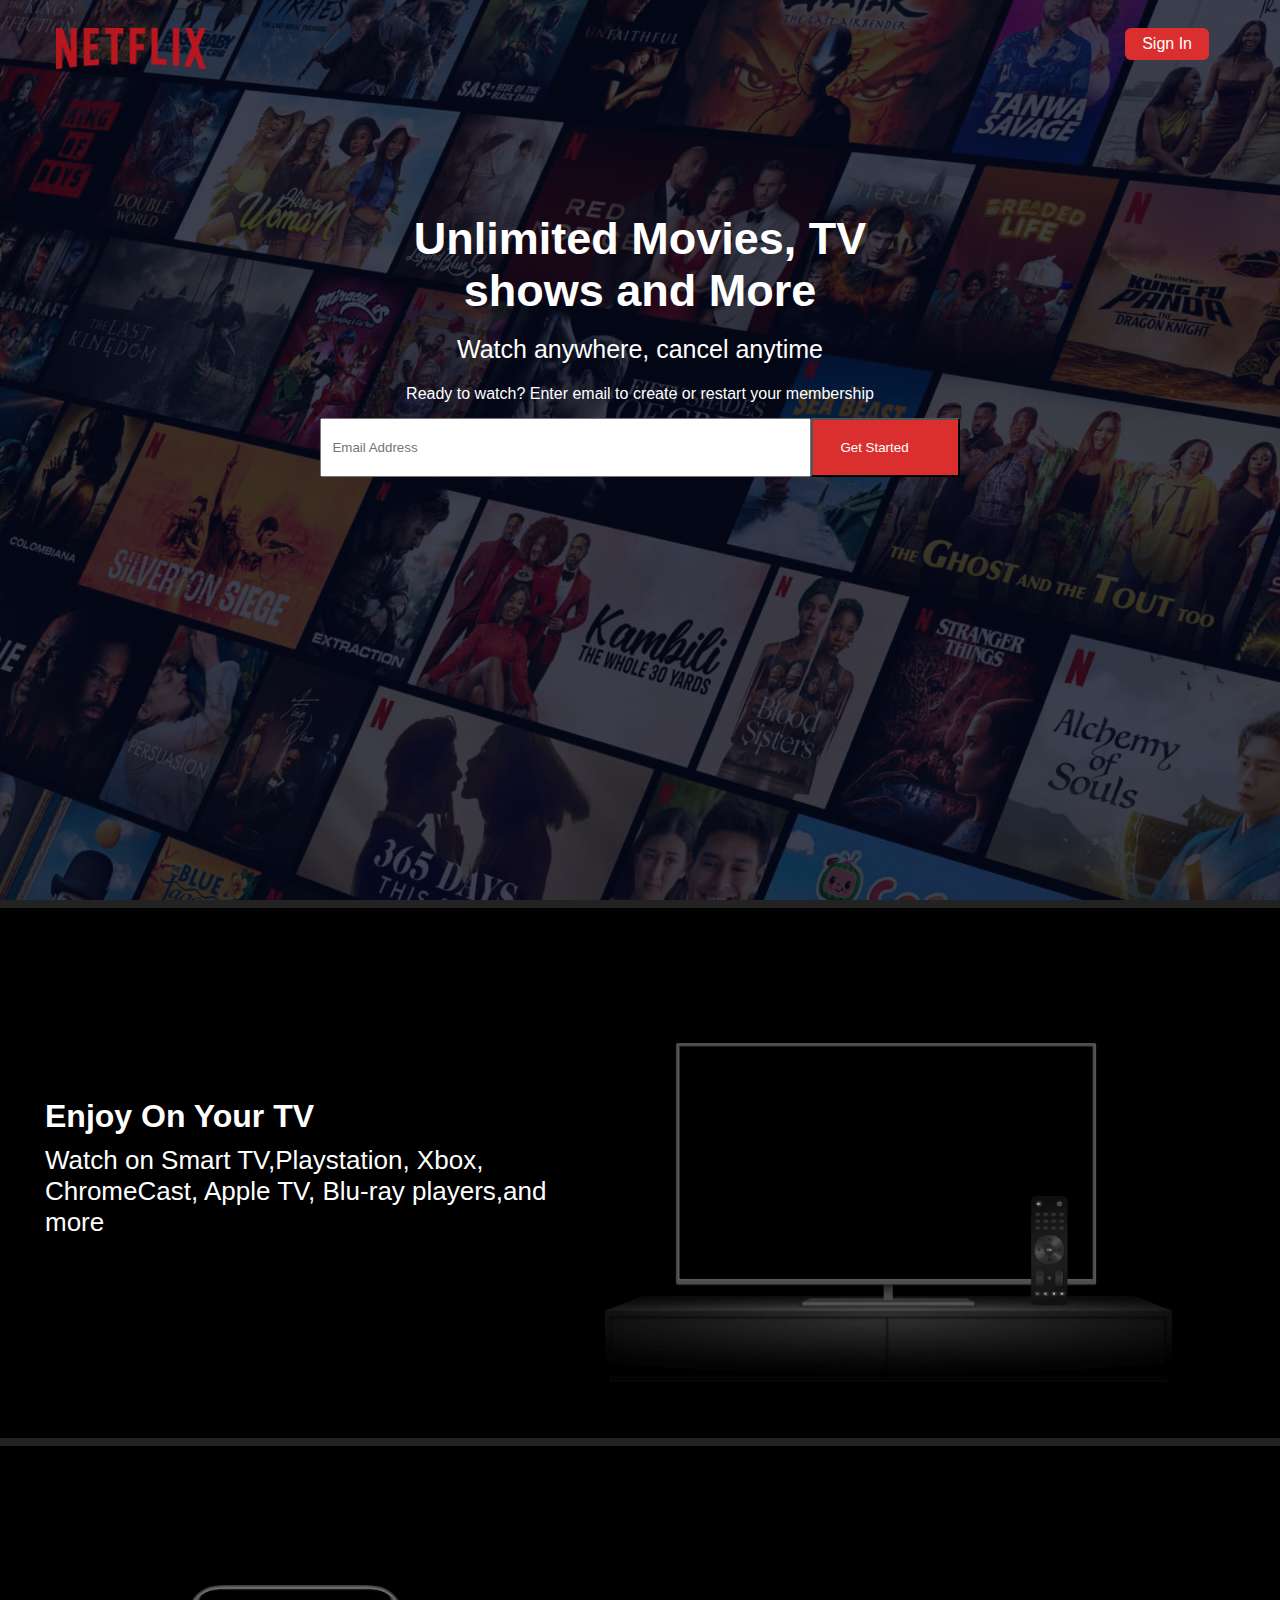
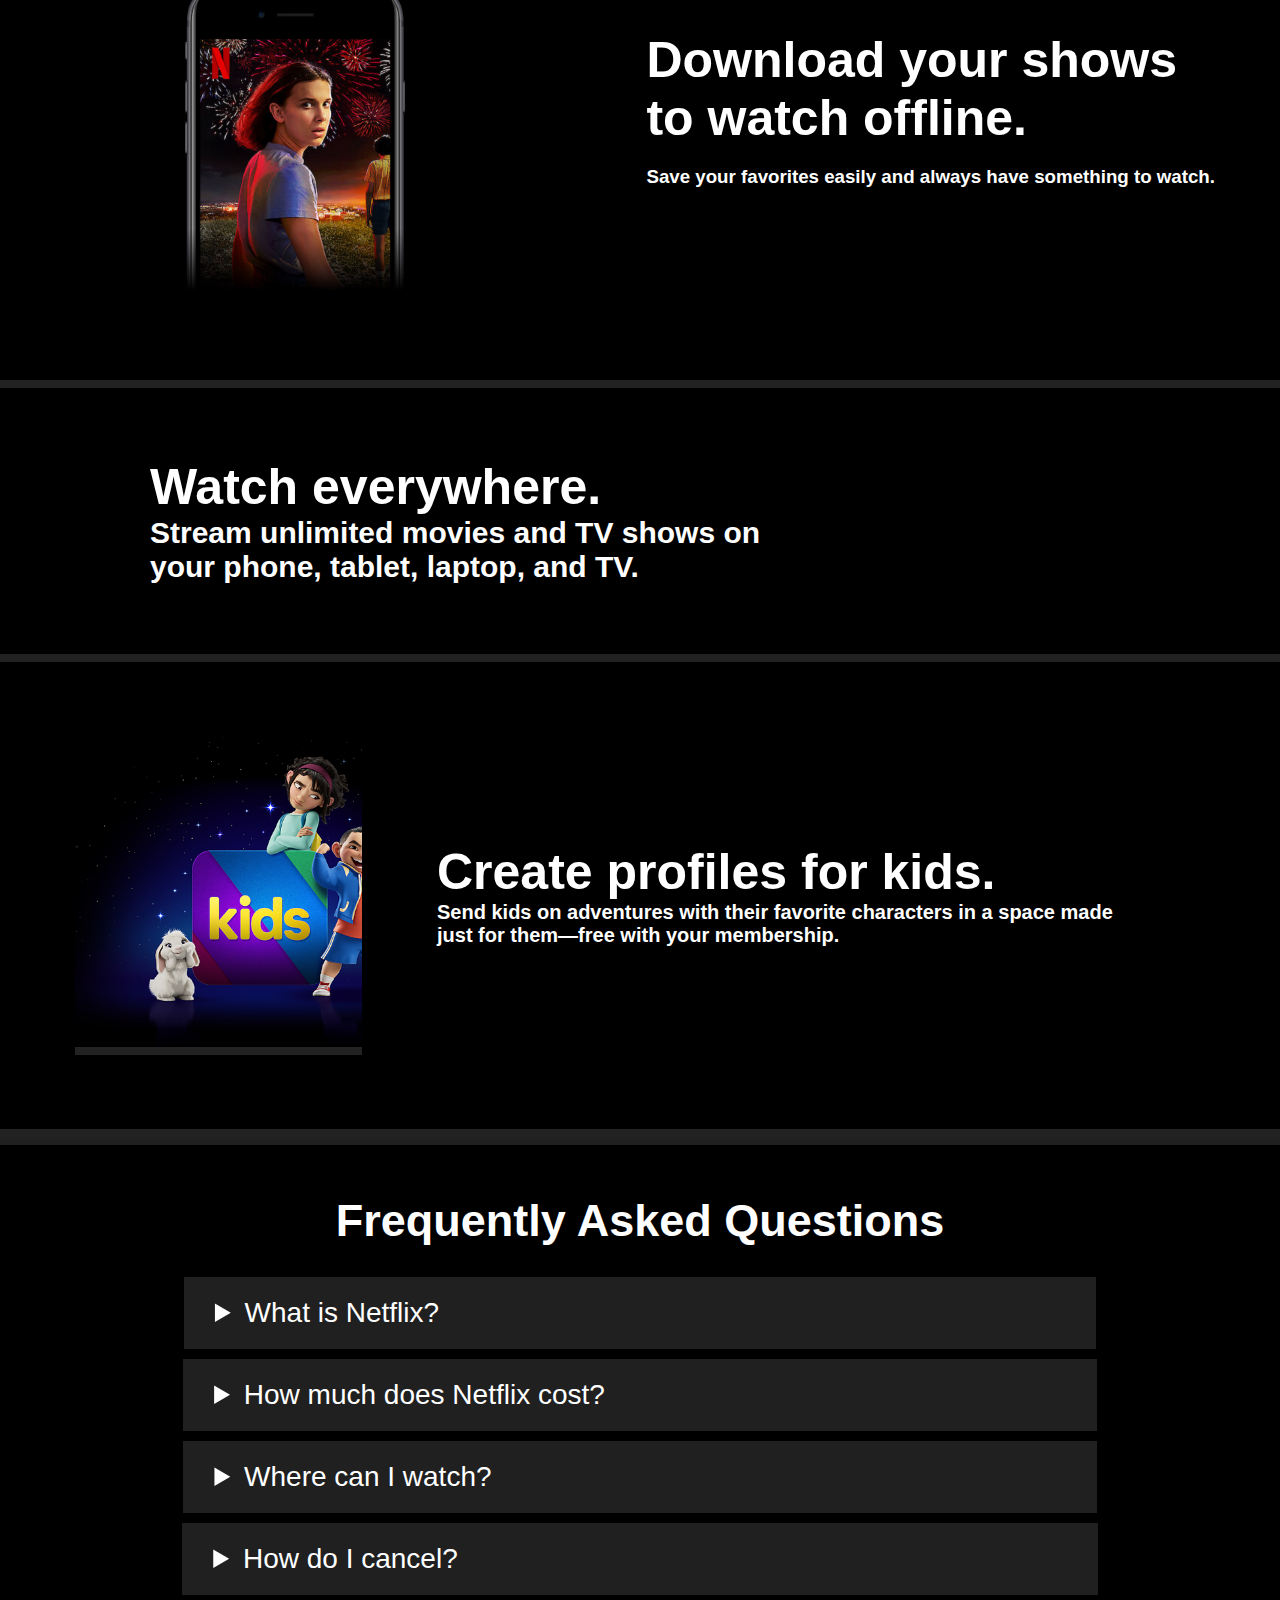
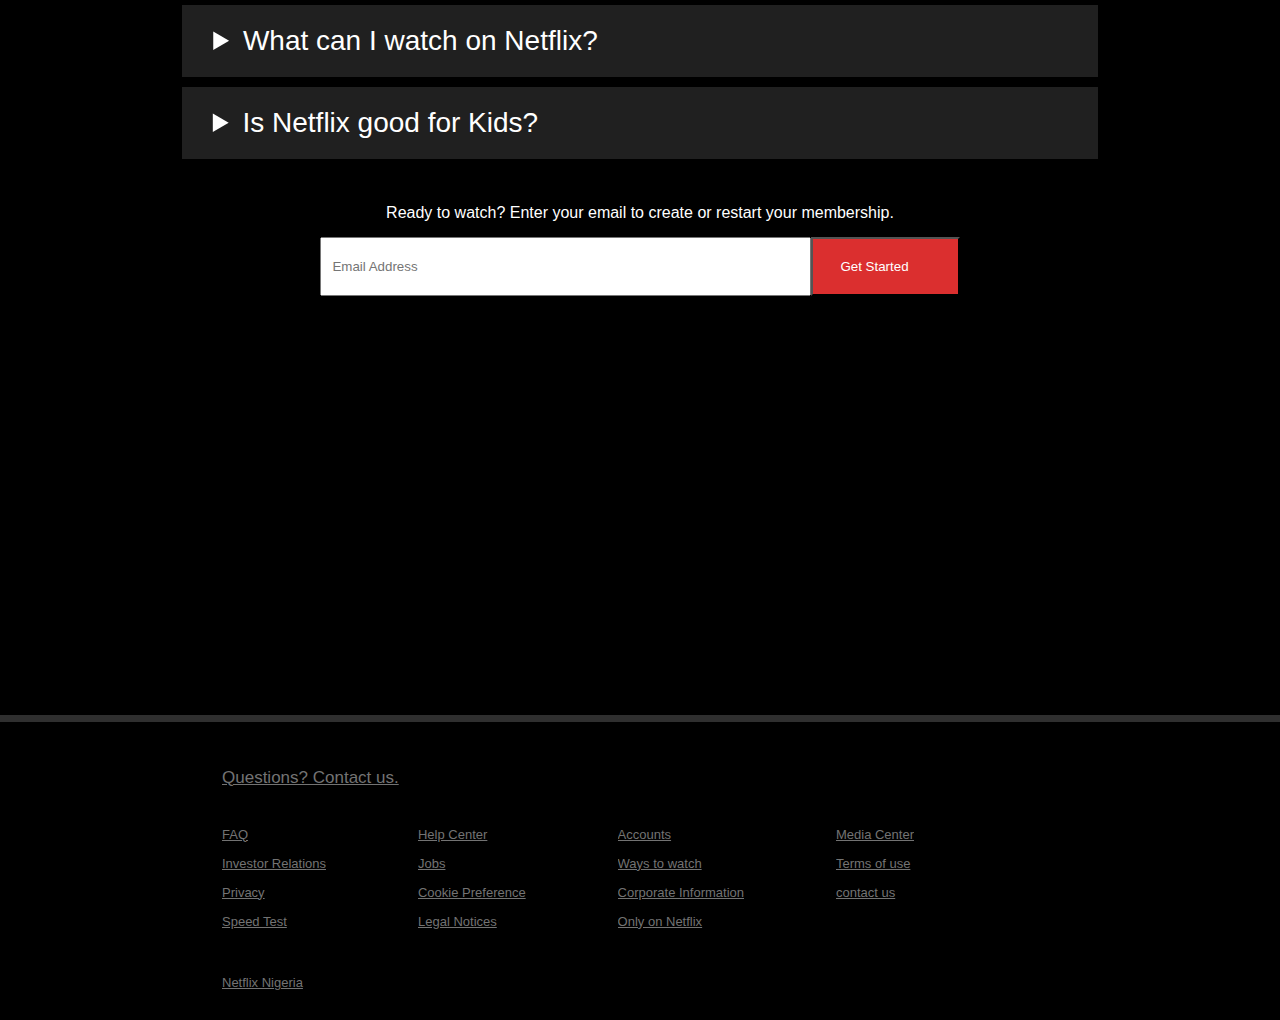
<file: NETFLIX/NETFLIX/index.html>
<!DOCTYPE html>
<html lang="en">
<head>
    <meta charset="UTF-8">
    <meta http-equiv="X-UA-Compatible" content="IE=edge">
    <meta name="viewport" content="width=device-width, initial-scale=1.0">
    <title>Welcome to NETFLIX</title>
    <link rel="shortcut icon" href="Netflix-N-Logo-PNG-Image.png" type="image/x-icon">
    <link rel="stylesheet" href="style.css">
</head>
<body>
    <header>
        <nav>
            <div class="logo"><img src="netflix-logo.png"></div>

            <a class="log" href="login.html"><div class="sign">
                <ul>
                    <li>Sign In</li>
                </ul>
            </div></a>
        </nav>

        <div class="welcome">
            <h1>Unlimited Movies, TV <br> shows and More</h1>
            <p class="p1">Watch anywhere, cancel anytime</p>
            <p class="p2">Ready to watch? Enter email to create or restart your membership</p>
                <form class="form-control">
                <input class="email" type="email" name="email" placeholder="Email Address">
                <input class="btn" type="button" value="Get Started">
                </form>
        </div>
    </header>

    <section class="section2">
        <div class="header1">
            <h1>Enjoy On Your TV</h1>
            <h3>Watch on Smart TV,Playstation, Xbox, <br> ChromeCast, Apple TV, Blu-ray players,and more </h3>

        </div>
        <div class="images1">
            <img src="images/tv.png" alt="">
        </div>
    </section>
    <section class="section3">

        <div class="images">
            <img src="images/mobile-0819.jpg" alt="">

        </div>
        <div class="section3pages">
            <h1>Download your shows <br> to watch offline.</h1>
            <h3>Save your favorites easily and always have something to watch. </h3>

        </div>



    </section>
    <section class="section4">
        <h1>Watch everywhere.</h1>
        <h4>Stream unlimited movies and TV shows on <br>your phone, tablet, laptop, and TV.</h4>

    </section>
    <section class="section5">
        <div class="imgKid">
            <img src="images/AAAABfpnX3dbgjZ-Je8Ax3xn0kXehZm_5L6-xe6YSTq_ucht9TI5jwDMqusWZKNYT8DfGudD0_wWVVTFLiN2_kaQJumz2iivUWbIbAtF.png" alt="">
        </div>
        <div class="para">
            <h1>Create profiles for kids.</h1>
            <h3>Send kids on adventures with their favorite characters in a space made just for them—free with your membership.</h3>
        </div>
    </section>


    <section class="faq">
        <h1>Frequently Asked Questions</h1>
        <div class="faq-details">
            <details>
                <summary class="summary1">What is Netflix?</summary>
                <p>Netflix is a streaming service that offers a wide variety of <br> award-winning 
                    TV shows, movies, anime, documentaries, <br> and more on thousands of internet-
                    connected devices.
                    <br>
                    <br>
                    You can watch as much as you want, whenever you want <br> without a single commercial – 
                    all for one low monthly price. <br> There's always something new to discover and new TV 
                    shows <br> and movies are added every week!</p>
            </details>
            <details>
                <summary class="summary2">How much does Netflix cost?</summary>
                <p>Watch Netflix on your smartphone, tablet, Smart TV, laptop, or <br> streaming device, all for 
                    one fixed monthly fee. Plans range from <br> ₦1,200 to ₦4,400 a month. No extra costs, no 
                    contracts.</p>
            </details>
            <details>
                <summary class="summary3">Where can I watch?</summary>
                <p>Watch anywhere, anytime. Sign in with your Netflix account to <br> 
                    watch instantly on the web at netflix.com from your personal <br> 
                    computer or on any internet-connected device that offers the <br>
                     Netflix app, including smart TVs, smartphones, tablets, <br>
                     streaming media players and game consoles.
                    <br>
                    <br>
                    You can also download your favorite shows with the iOS, <br> 
                    Android, or Windows 10 app. Use downloads to watch while <br> 
                    you're on the go and without an internet connection. Take Netflix <br> 
                    with you anywhere.</p>
            </details>
            <details>
                <summary class="summary4">How do I cancel?</summary>
                <p>Netflix is flexible. There are no pesky contracts and no <br>
                commitments. You can easily cancel your account online in two <br>
                 clicks. There are no cancellation fees – start or stop your account <br> 
                 anytime.</p>
            </details>
            <details>
                <summary class="summary5">What can I watch on Netflix?</summary>
                <p>Netflix has an extensive library of feature films, documentaries, <br> 
                    TV shows, anime, award-winning Netflix originals, and more. <br> 
                    Watch as much as you want, anytime you want anytime.</p>
            </details>
            <details>
                <summary class="summary6">Is Netflix good for Kids?</summary>
                <p>The Netflix Kids experience is included in your membership to <br>
                    give parents control while kids enjoy family-friendly TV shows <br>
                     and movies in their own space.
                    <br>
                    <br>
                    Kids profiles come with PIN-protected parental controls that let <br>
                    you restrict the maturity rating of content kids can watch and <br>
                     block specific titles you don’t want kids to see.</p>
            </details>
       </div>
       <p class="ready">Ready to watch? Enter your email to create or restart your membership.</p>
       <form class="form-control">
        <input class="email" type="email" name="email" placeholder="Email Address">
        <input class="btn" type="button" value="Get Started">
        </form>
    </section>

    <footer>
        <a class="qtn" href="">Questions? Contact us.</a>
        <div class="div-footer flex-btw">
          <div class="div-footer-1">
            <a class="block-a" href="">FAQ</a>
            <a class="block-a" href="">Investor Relations</a>
            <a class="block-a" href="">Privacy</a>
            <a class="block-a" href="">Speed Test</a> <br />
            <a class="block-a" href="">Netflix Nigeria</a>
          </div>
          <div class="div-footer-2">
            <a class="block-a" href="">Help Center</a>
            <a class="block-a" href="">Jobs</a>
            <a class="block-a" href="">Cookie Preference</a>
            <a class="block-a" href="">Legal Notices</a>
          </div>
          <div class="div-footer-3">
            <a class="block-a" href="">Accounts</a>
            <a class="block-a" href="">Ways to watch</a>
            <a class="block-a" href="">Corporate Information</a>
            <a class="block-a" href="">Only on Netflix</a>
          </div>
  
          <div class="div-footer-4">
            <a class="block-a" href="">Media Center</a>
            <a class="block-a" href="">Terms of use</a>
            <a class="block-a" href="">contact us</a>
          </div>
        </div>
      </footer>
</body>
</html>
</file>
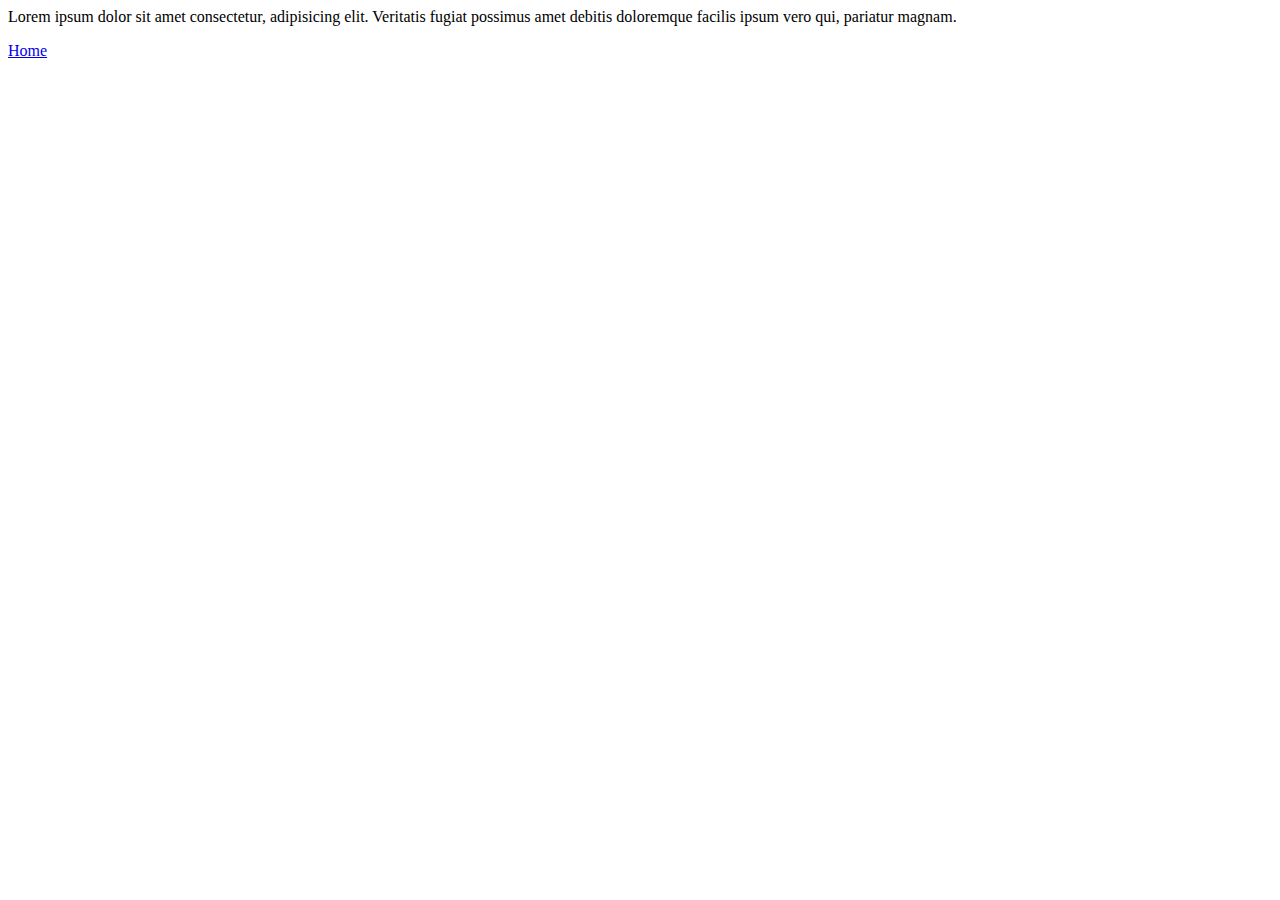
<file: EdoInnovates/about.html>
<html lang="en">
<head>
    <meta charset="UTF-8">
    <meta http-equiv="X-UA-Compatible" content="IE=edge">
    <meta name="viewport" content="width=device-width, initial-scale=1.0">
    <title>About</title>
</head>
<body>
    <p style="font-size: 100%">Lorem ipsum dolor sit amet consectetur, adipisicing elit. Veritatis fugiat possimus amet debitis doloremque facilis ipsum vero qui, pariatur magnam.</p>
    <a href="index.html">Home</a>
</body>
</html>
</file>
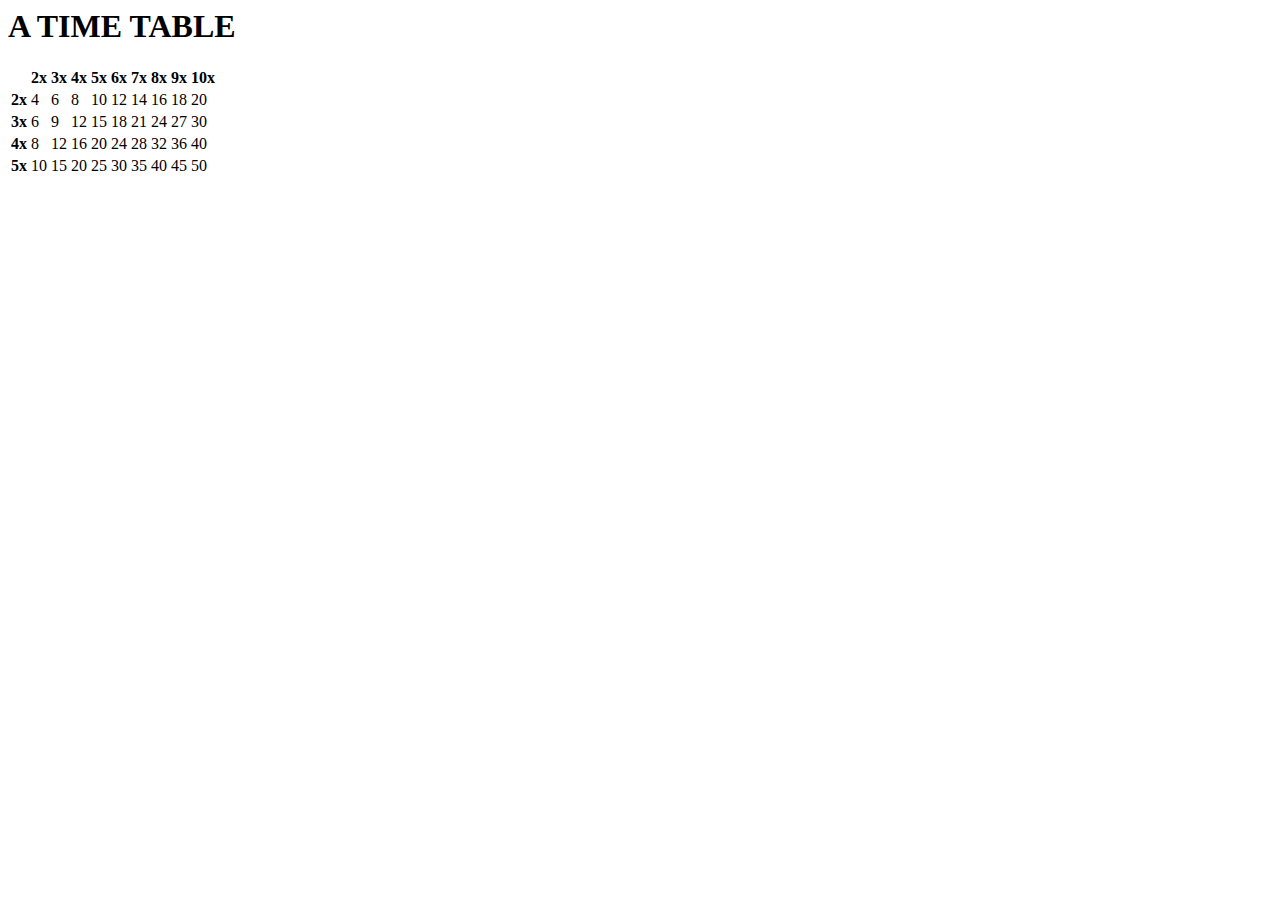
<file: EdoInnovates/question_1.html>
<html lang="en">
<head>
    <meta charset="UTF-8">
    <meta http-equiv="X-UA-Compatible" content="IE=edge">
    <meta name="viewport" content="width=device-width, initial-scale=1.0">
    <title>Question</title>
</head>
<body>
    <h1>A TIME TABLE</h1>
    <table>
        <tr>
            <th></th>
            <th>2x</th>
            <th>3x</th>
            <th>4x</th><th>5x</th>
            <th>6x</th><th>7x</th>
            <th>8x</th><th>9x</th><th>10x</th>
        </tr>
        <tr>
            <th>2x</th><td>4</td><td>6</td>
            <td>8</td><td>10</td><td>12</td>
            <td>14</td><td>16</td><td>18</td>
            <td>20</td>
        </tr>
        <tr><th>3x</th><td>6</td>
        <td>9</td><td>12</td><td>15</td>
        <td>18</td><td>21</td><td>24</td>
        <td>27</td><td>30</td>
    </tr>
    <tr><th>4x</th>
    <td>8</td><td>12</td><td>16</td>
    <td>20</td><td>24</td><td>28</td>
    <td>32</td><td>36</td><td>40</td>
    </tr>
    <tr><th>5x</th>
    <td>10</td><td>15</td><td>20</td>
<td>25</td><td>30</td><td>35</td>
<td>40</td><td>45</td><td>50</td></tr>
    </table>
</body>
</html>
</file>
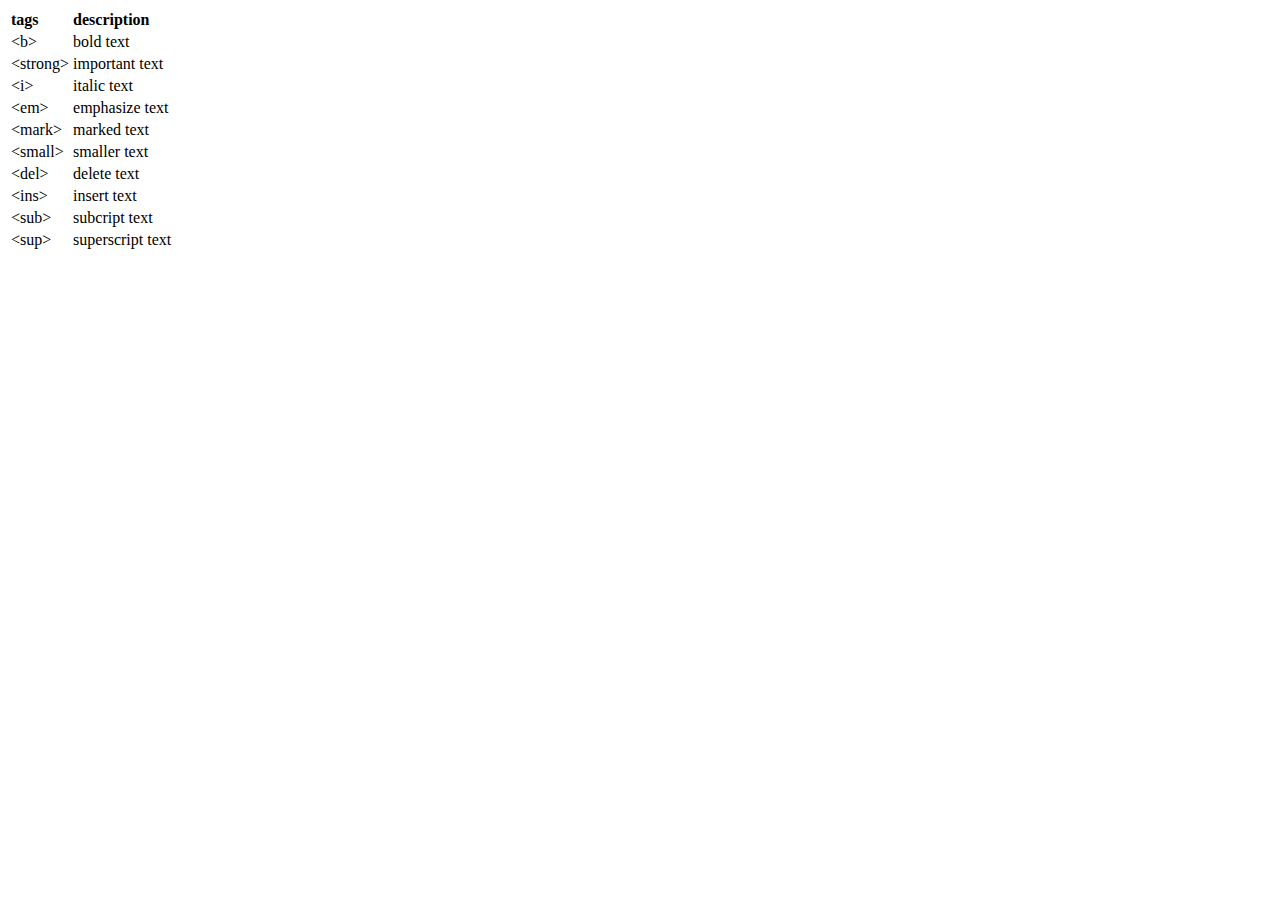
<file: EdoInnovates/question_2.html>
<html lang="en">
<head>
    <meta charset="UTF-8">
    <meta http-equiv="X-UA-Compatible" content="IE=edge">
    <meta name="viewport" content="width=device-width, initial-scale=1.0">
    <title>Task 2</title>
</head>
<body>
   <table style="text-align: left;">
    <tr><th>tags</th><th>description</th></tr>
    <tr><td>&lt;b&gt;</td><td>bold text</td></tr>
    <tr><td>&lt;strong&gt;</td><td>important text</td></tr>
    <tr><td>&lt;i&gt;</td><td>italic text</td></tr>
    <tr><td>&lt;em&gt;</td><td>emphasize text</td></tr>
    <tr><td>&lt;mark&gt;</td><td>marked text</td></tr>
    <tr><td>&lt;small&gt;</td><td>smaller text</td></tr>
    <tr><td>&lt;del&gt;</td><td>delete text</td></tr>
    <tr><td>&lt;ins&gt;</td><td>insert text</td></tr>
    <tr><td>&lt;sub&gt;</td><td>subcript text</td></tr>
    <tr><td>&lt;sup&gt;</td><td>superscript text</td></tr>
   </table> 
</body>
</html>
</file>
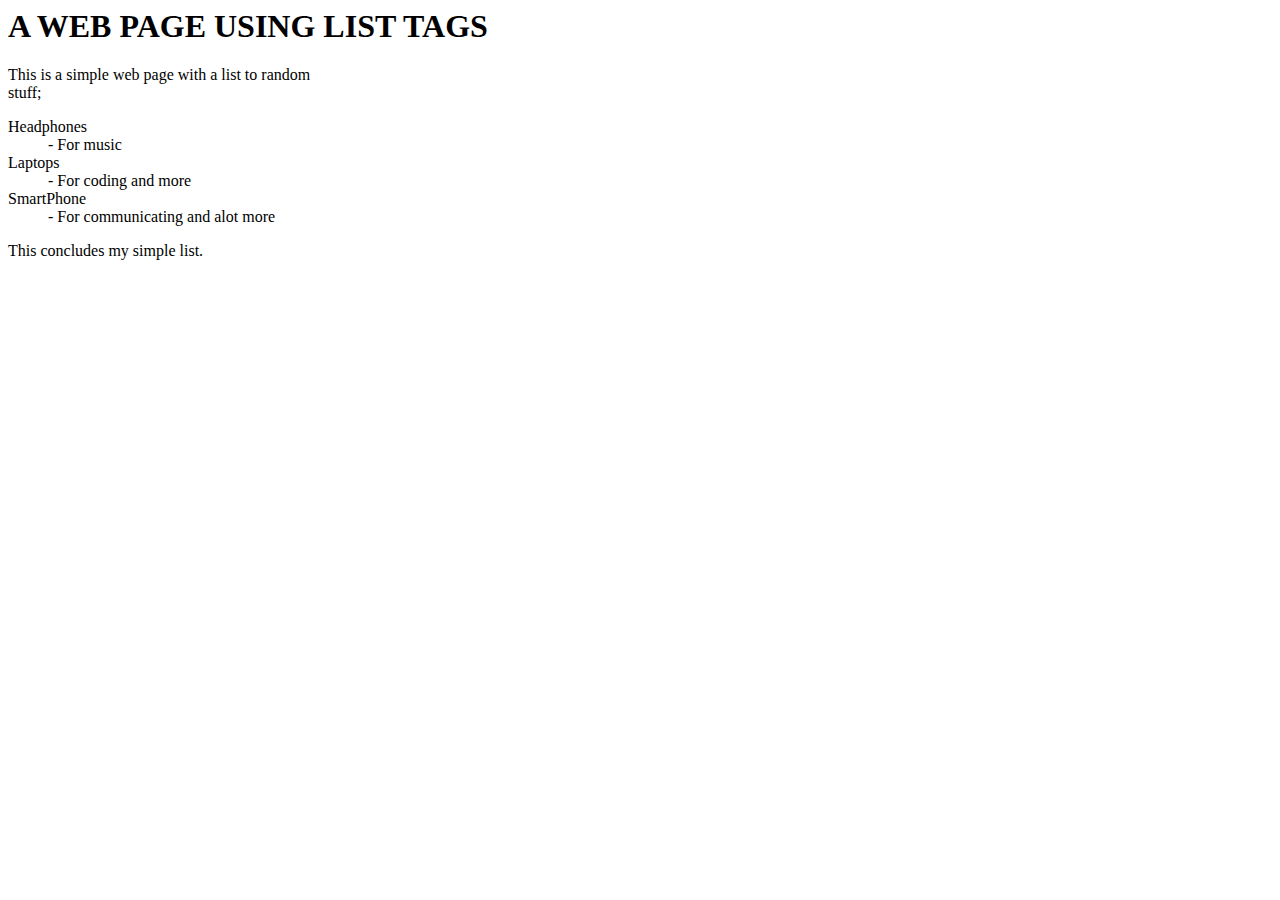
<file: EdoInnovates/question_3.html>
<html lang="en">
<head>
    <meta charset="UTF-8">
    <meta http-equiv="X-UA-Compatible" content="IE=edge">
    <meta name="viewport" content="width=device-width, initial-scale=1.0">
    <title>Question 3</title>
</head>
<body>
    <h1>A WEB PAGE USING LIST TAGS</h1>
    <p>This is a simple web page with a list to random <br>
        stuff;
    </p>
    <dl>
        <dt>Headphones</dt>
        <dd>- For music</dd>
        <dt>Laptops</dt>
        <dd>- For coding and more</dd>
        <dt>SmartPhone</dt>
        <dd>- For communicating and alot more</dd>
    </dl>
    <p>This concludes my simple list.</p>
</body>
</html>
</file>
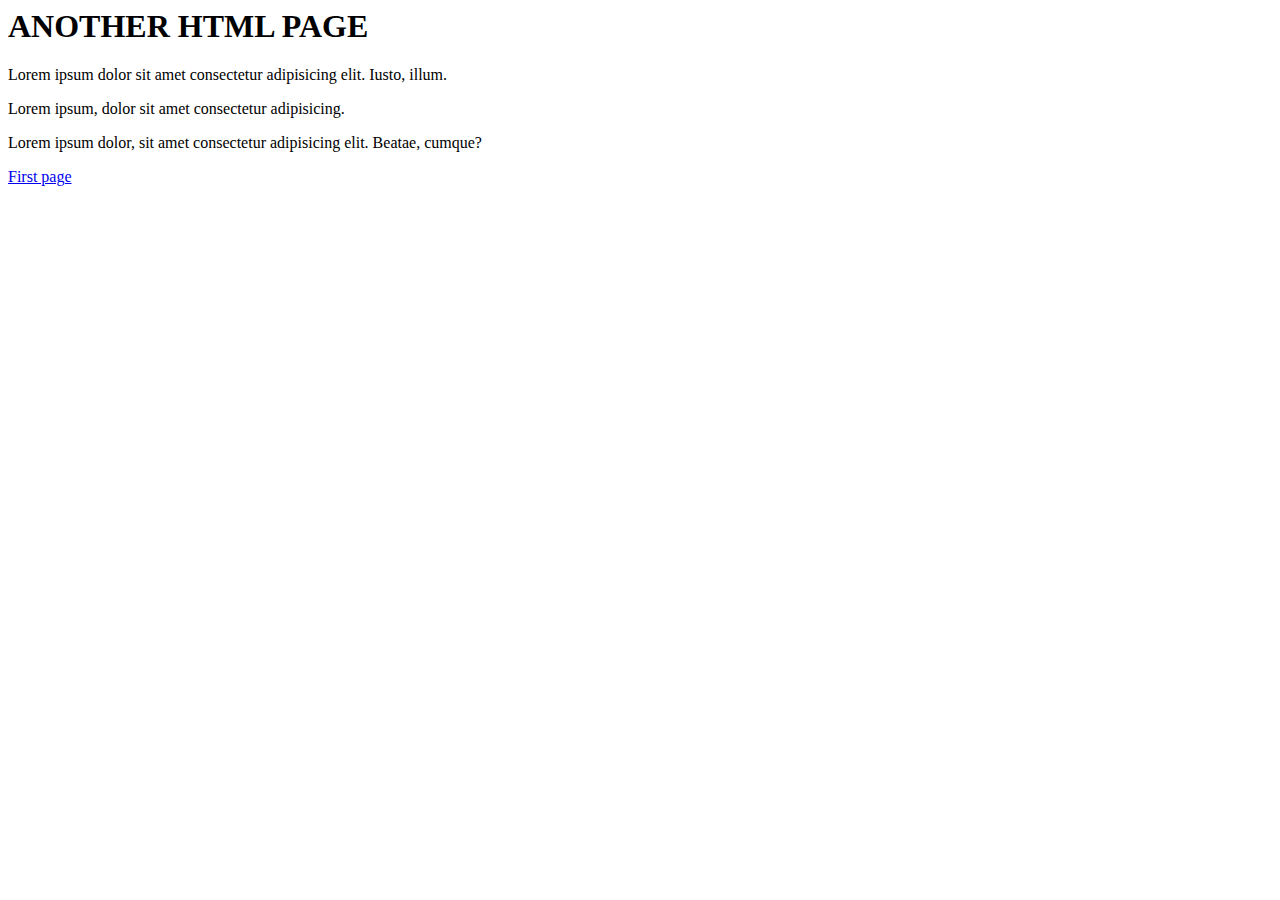
<file: EdoInnovates/question_7n8.html>
<html lang="en">
<head>
    <meta charset="UTF-8">
    <meta http-equiv="X-UA-Compatible" content="IE=edge">
    <meta name="viewport" content="width=device-width, initial-scale=1.0">
    <title>Question 7</title>
</head>
<body>
    <h1>ANOTHER HTML PAGE</h1>
    <p>Lorem ipsum dolor sit amet consectetur adipisicing elit. Iusto, illum.</p>
    <p>Lorem ipsum, dolor sit amet consectetur adipisicing.</p>
    <p>Lorem ipsum dolor, sit amet consectetur adipisicing elit. Beatae, cumque?</p>
    <a href="question_6.html" title="This leads you to another page">First page</a>
</body>
</html>
</file>
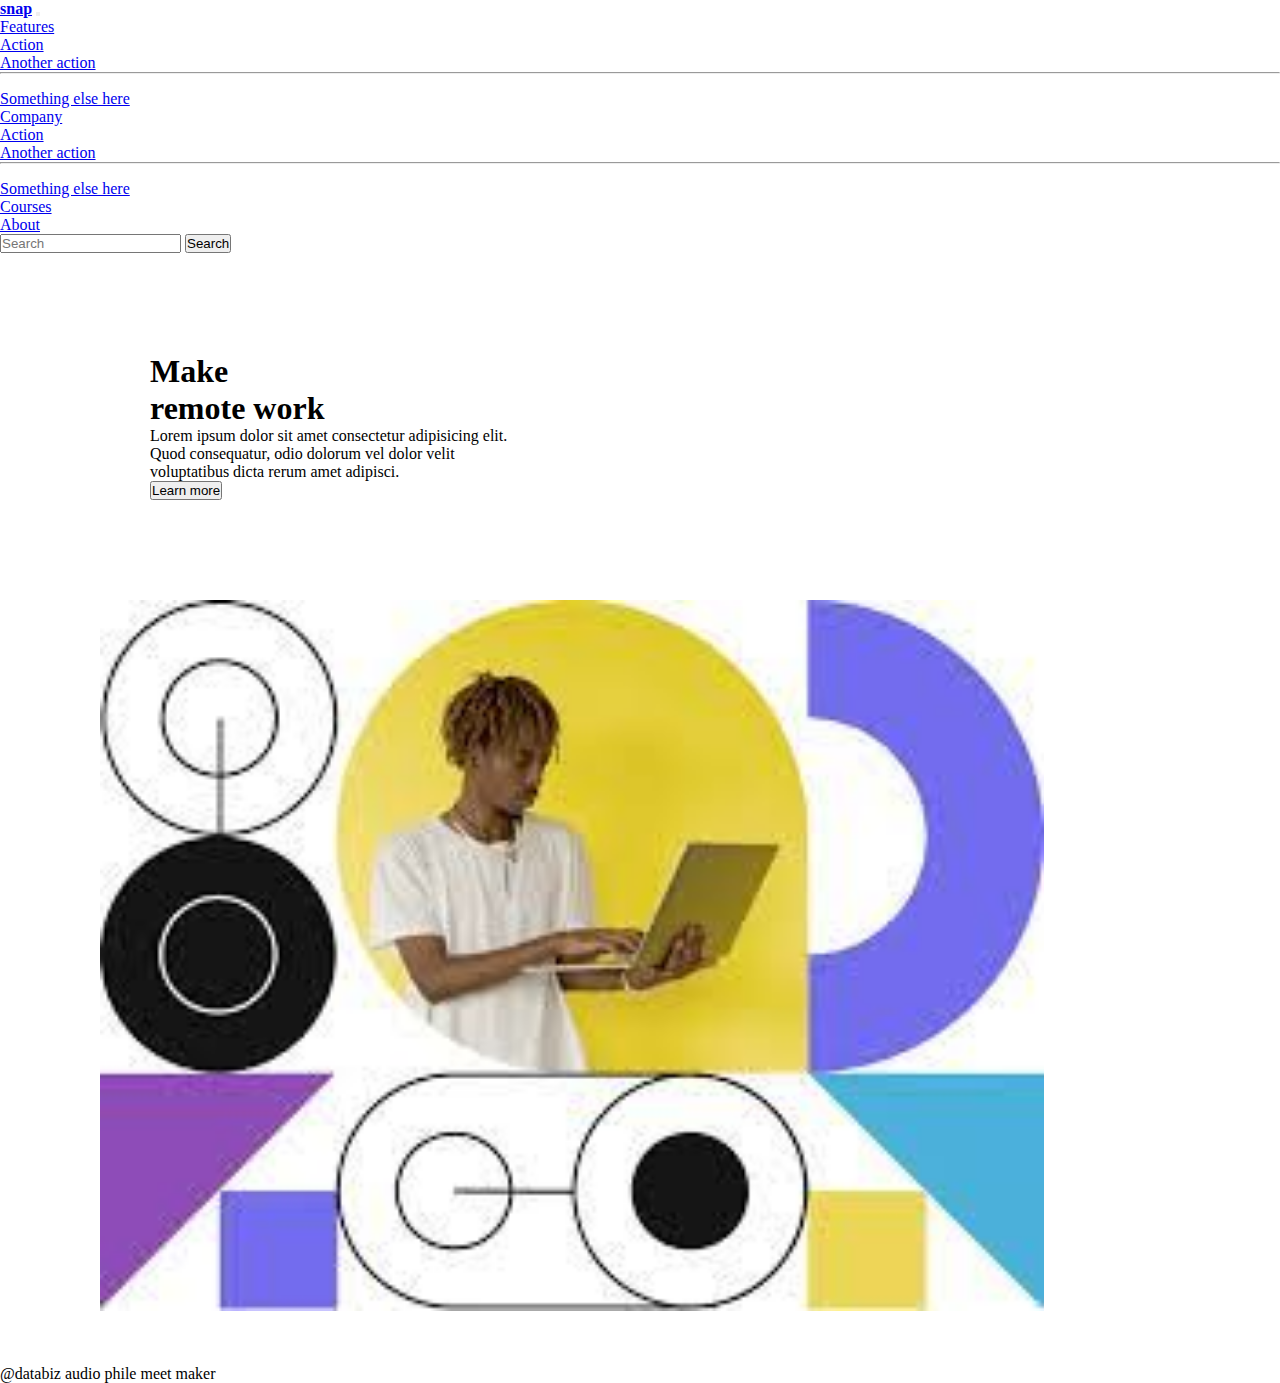
<file: EdoInnovates/Accessment/remote.html>
<!DOCTYPE html>
<html lang="en">
<head>
    <meta charset="UTF-8">
    <meta http-equiv="X-UA-Compatible" content="IE=edge">
    <meta name="viewport" content="width=device-width, initial-scale=1.0">
    <title>Remote Work</title>
    <!-- CSS only -->
    <link href="https://cdn.jsdelivr.net/npm/bootstrap@5.2.0/dist/css/bootstrap.min.css" rel="stylesheet" integrity="sha384-gH2yIJqKdNHPEq0n4Mqa/HGKIhSkIHeL5AyhkYV8i59U5AR6csBvApHHNl/vI1Bx" crossorigin="anonymous">
    <link rel="stylesheet" href="remote.css">
</head>
<body class="body-contain">
    <div class="">
        <nav class="navbar navbar-expand-lg bg-light">
            <div class="container-fluid">
              <a class="navbar-brand" href="#"><strong>snap</strong></a>
              <button class="navbar-toggler" type="button" data-bs-toggle="collapse" data-bs-target="#navbarSupportedContent" aria-controls="navbarSupportedContent" aria-expanded="false" aria-label="Toggle navigation">
                <span class="navbar-toggler-icon"></span>
              </button>
              <div class="collapse navbar-collapse" id="navbarSupportedContent">
                <ul class="navbar-nav me-auto mb-2 mb-lg-0">
                  <li class="nav-item dropdown">
                    <a class="nav-link dropdown-toggle" href="#" role="button" data-bs-toggle="dropdown" aria-expanded="false">
                      Features
                    </a>
                    <ul class="dropdown-menu">
                      <li><a class="dropdown-item" href="#">Action</a></li>
                      <li><a class="dropdown-item" href="#">Another action</a></li>
                      <li><hr class="dropdown-divider"></li>
                      <li><a class="dropdown-item" href="#">Something else here</a></li>
                    </ul>
                  </li>
                  <li class="nav-item dropdown">
                    <a class="nav-link dropdown-toggle" href="#" role="button" data-bs-toggle="dropdown" aria-expanded="false">
                      Company
                    </a>
                    <ul class="dropdown-menu">
                      <li><a class="dropdown-item" href="#">Action</a></li>
                      <li><a class="dropdown-item" href="#">Another action</a></li>
                      <li><hr class="dropdown-divider"></li>
                      <li><a class="dropdown-item" href="#">Something else here</a></li>
                    </ul>
                  </li>
                  <li class="nav-item">
                    <a class="nav-link active" aria-current="page" href="#">Courses</a>
                  </li>
                  <li class="nav-item">
                    <a class="nav-link" href="#">About</a>
                  </li>
                </ul>
                <form class="d-flex" role="search">
                  <input class="form-control me-2" type="search" placeholder="Search" aria-label="Search">
                  <button class="btn btn-outline-success" type="submit">Search</button>
                </form>
              </div>
            </div>
          </nav>
        </div>
        <div>
            <div class="row">
                <div class="remote-head col-lg-6 col-md-6 col-sm-12">
                <h1><strong>Make <br> remote work</strong></h1>
                <p>Lorem ipsum dolor sit amet consectetur adipisicing elit. <br> Quod consequatur, odio dolorum vel dolor velit <br> voluptatibus dicta rerum amet adipisci.</p>
                <button type="button" class="learn-more btn btn-dark">Learn more</button>
            </div>
                    <div class="remote-img col-lg-6 col-md-6 col-sm-12">
                        <img src="images/remote-work.jfif" class="rem-img" alt="remote-img">
                </div>
            </div>
            <p>@databiz audio phile meet maker</p>
        </div>

    <!-- JavaScript Bundle with Popper -->
<script src="https://cdn.jsdelivr.net/npm/bootstrap@5.2.0/dist/js/bootstrap.bundle.min.js" integrity="sha384-A3rJD856KowSb7dwlZdYEkO39Gagi7vIsF0jrRAoQmDKKtQBHUuLZ9AsSv4jD4Xa" crossorigin="anonymous"></script>
</body>
</html>
</file>
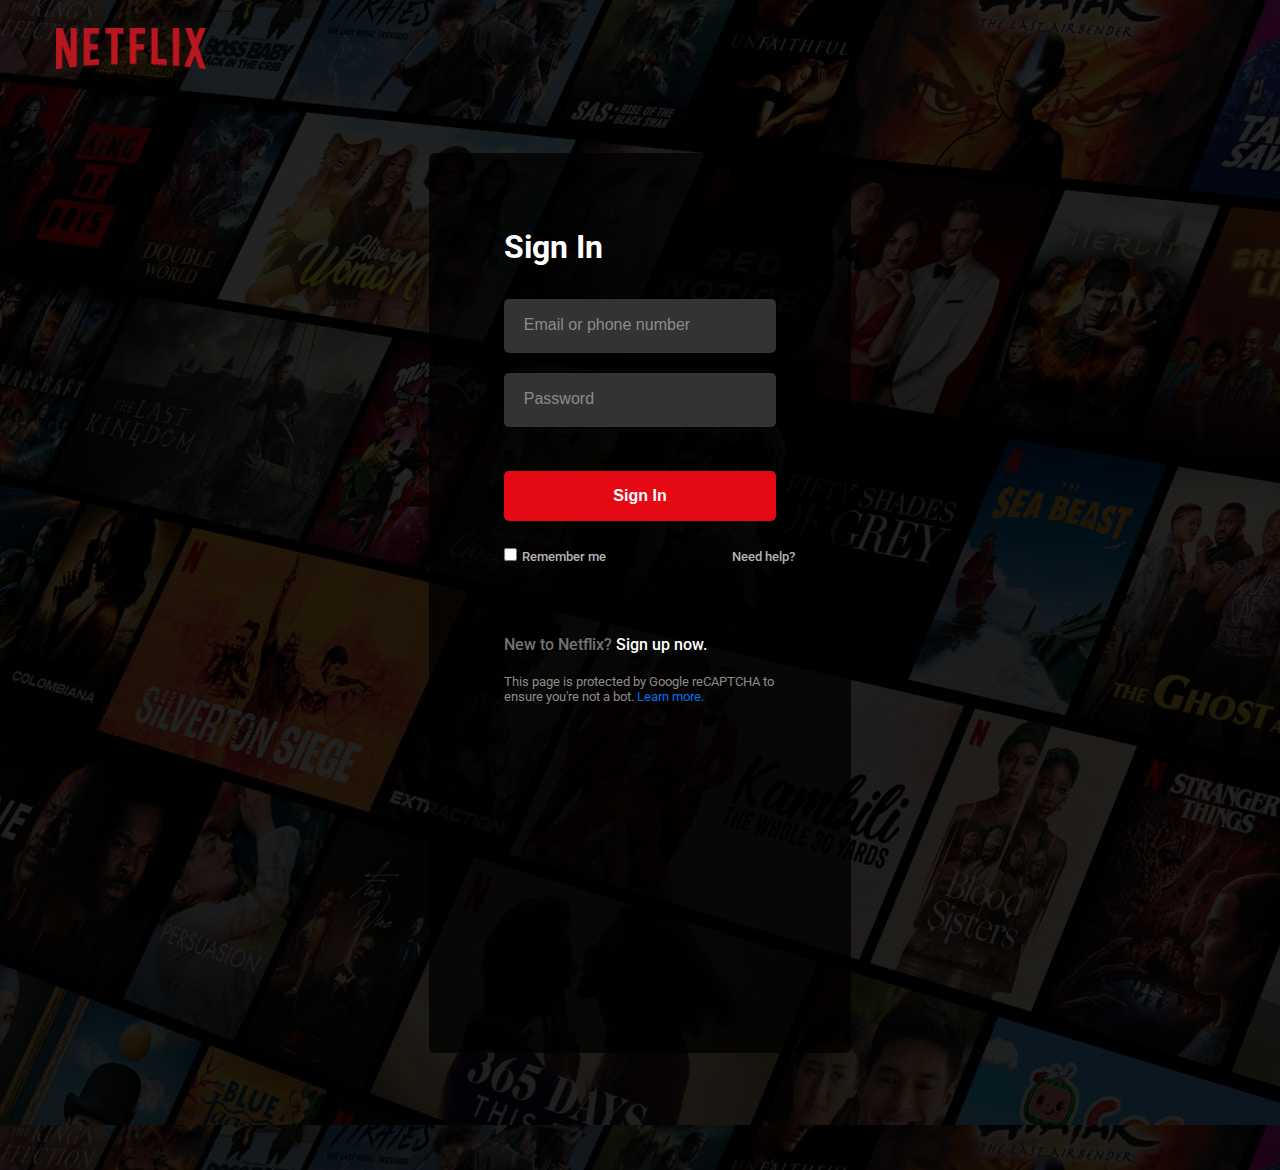
<file: NETFLIX/NETFLIX/login.html>
<!DOCTYPE html>
<html lang="en">
<head>
    <meta charset="UTF-8">
    <meta http-equiv="X-UA-Compatible" content="IE=edge">
    <meta name="viewport" content="width=device-width, initial-scale=1.0">
    <title>Netflix Login</title>
    <link rel="shortcut icon" href="Netflix-N-Logo-PNG-Image.png" type="image/x-icon">
    <link rel="stylesheet" href="login.css">
    <link rel="preconnect" href="https://fonts.googleapis.com">
    <link rel="preconnect" href="https://fonts.gstatic.com" crossorigin>
    <link href="https://fonts.googleapis.com/css2?family=Roboto:ital,wght@0,300;0,400;0,500;0,700;1,300;1,400;1,500&display=swap" rel="stylesheet">
</head>
<body>

    <main>
<nav>
        <a href="index.html"><img src="netflix-logo.png" alt="Netflix Logo"></a>
    </nav>
    <div class="container-container">
        <div class="container">
            <div class="form">
                <h1>Sign In</h1>
                <input type="email" placeholder="Email or phone number" required>
                <input type="password" name="password" id="pwd" placeholder="Password" required>
                <button> Sign In</button>
            </div>
            <div class="text-under-signin"> 
                <input type="checkbox" name="remmeber-me" id="remmeber-me">
                <label for="remmeber-me">Remember me</label>
                
                <a href="#">Need help?</a>
            </div>

                <div class="below-text">
                    <p>New to Netflix? <a href="#">Sign up now.</a> </p> 
                    
                </div>
                
                <span class="reCAPTCHA"> 
                    <p>This page is protected by Google reCAPTCHA to ensure you're not a bot. <a href="#">Learn more.</a> </p> 
                    
                </span>
                
        </div>
    </div>
    </main>


    <footer>

    </footer>
</body>
</html>
</file>
<file: NETFLIX/NETFLIX/style.css>
*{
    margin: 0;
    padding: 0;
    font-family: Arial, sans-serif;
    color: white;
    overflow-x: hidden;
}
header{
    background: linear-gradient(rgba(4,9,30,0.7), rgba(4,9,30,0.7)), url(NG-en-20220801-popsignuptwoweeks-perspective_alpha_website_medium.jpg);
    background-size: cover;
    color: white;
    height: 100vh;
    text-align: center;
}
nav{
    display: flex;
    justify-content: space-between;
}
.log{
    text-decoration: none;
}
.logo img{
    width: 150px;
    margin-left: 56px;
    margin-top: 28px;
}
.sign ul{
    list-style: none;
    display: inline-flex;
    margin-top: 28px;
    padding-right: 15px;
}
.sign ul li{
    background-color: rgb(219, 47, 47);
    padding: 7px 17px 7px 17px;
    margin-right: 56px;
    border-radius: 6px;
    cursor: pointer;
    transition: 0.5s;
}
.sign ul li:hover{
    background-color: rgb(185, 32, 32);
}
.welcome{
    margin-top: 140px;
}
.welcome h1{
    font-size: 45px;
}
.p1{
    font-size: 25px;
    margin-top: 18px;
}
.p2{
    margin-top: 21px;
}
.form-control{
    margin-top: 15px;
    display: flex;
    justify-content: center;
}
.email{
    padding: 20px 300px 20px 10px;
}
.btn{
    padding: 15px 49px 15px 27px;
    color: white;
    background-color: rgb(219, 47, 47);
    cursor: pointer;
}
.btn:hover{
    background-color: rgb(185, 32, 32);
}

.section2 {
    border-top: 8px solid rgb(34 34 34);
    display: flex;
    justify-content: center;
    align-items: center;
    padding: 50px 45px;
    background: #000;
    color: #fff;
    border-bottom: 8px solid rgb(34 34 34);
}

.header1 {
    padding-left: 0px 48px 0px 0px;
}

.header1 h1 {
    font-size: 40;
    margin-bottom: 10px;
    font-family: Arial, Helvetica, sans-serif;
}

.header1 h3 {
    font-size: 1.625rem;
    font-weight: 400;
    margin-bottom: 10px;
    font-family: Helvetica, sans-serif;
}

.section2 img {
    border: 0;
    height: auto;
    max-width: 90%;
}

.section3 {
    align-items: center;
    display: flex;
    justify-content: space-between;
    margin: 0 auto;
    max-width: 100%;
    background-color: #000;
    color: #fff;
    padding: 75px 45px;
    border-bottom: 8px solid rgb(34 34 34);
}

.section3 .images {
    margin: 10px;
}

.section3 .images img {
    width: 480px;
}

.section3 .section3pages {
    padding-right: 20px;
}

.section3 .section3pages h1 {
    font-size: 50px;
    font-family: Arial, Helvetica, sans-serif;
}

.section3 .section3pages h3 {
    margin: 19.5px 0px 6.5px;
}

.images3 {
    position: relative
}

.section4 {
    background-color: #000;
    color: #fff;
    padding: 70px 75px;
    border-bottom: 8px solid rgb(34 34 34);
}

.section4 h1 {
    font-size: 50px;
    padding-left: 75px;
}

.section4 h4 {
    font-size: 30px;
    padding-left: 75px;
    padding-right: 75px;
}

.section5 {
    display: flex;
    justify-content: center;
    align-items: center;
    background-color: #000;
    color: #fff;
    padding: 70px 75px;
    border-bottom: 8px solid rgb(34 34 34);
}

.section5 img {
    width: 420px;
    border-bottom: 8px solid rgb(34 34 34);
}

.section5 h1 {
    font-size: 50px;
    padding-left: 75px;
}

.section5 h3 {
    font-size: 20px;
    padding-left: 75px;
    padding-right: 75px;
}
.faq{
    background-color: black;
    height: 130vh;
    border-top: 8px solid rgb( 32, 32, 32);
}
.faq h1{
    margin-top: 50px;
    text-align: center;
    font-size: 45px;
}
.faq-details{
    margin-top: 30px;
    display: flex;
    flex-direction: column;
    align-items: center;
}
.summary1{
    background-color: rgb( 32, 32, 32);
    width: fit-content;
    padding: 20px 657px 20px 31px;
    font-size: 28px;
    cursor: pointer;
    transition: 0.2s;
}
.summary1:hover{
    background-color: rgb(22, 22, 22);
}
.summary2{
    margin-top: 10px;
    background-color: rgb( 32, 32, 32);
    width: fit-content;
    padding: 20px 492px 20px 31px;
    font-size: 28px;
    cursor: pointer;
    transition: 0.2s;
}
.summary2:hover{
    background-color: rgb(22, 22, 22);
}
.summary3{
    margin-top: 10px;
    background-color: rgb( 32, 32, 32);
    width: fit-content;
    padding: 20px 605px 20px 31px;
    font-size: 28px;
    cursor: pointer;
    transition: 0.2s;
}
.summary3:hover{
    background-color: rgb(22, 22, 22);
}
.summary4{
    margin-top: 10px;
    background-color: rgb( 32, 32, 32);
    width: fit-content;
    padding: 20px 640px 20px 31px;
    font-size: 28px;
    cursor: pointer;
    transition: 0.2s;
}
.summary4:hover{
    background-color: rgb(22, 22, 22);
}
.summary5{
    margin-top: 10px;
    background-color: rgb( 32, 32, 32);
    width: fit-content;
    padding: 20px 500px 20px 31px;
    font-size: 28px;
    cursor: pointer;
    transition: 0.2s;
}
.summary5:hover{
    background-color: rgb(22, 22, 22);
}
.summary6{
    margin-top: 10px;
    background-color: rgb( 32, 32, 32);
    width: fit-content;
    padding: 20px 560px 20px 31px;
    font-size: 28px;
    cursor: pointer;
    transition: 0.2s;
}
.summary6:hover{
    background-color: rgb(22, 22, 22);
}
details p{
    font-size: 28px;
    background-color: rgb( 32, 32, 32);
    border-top: 5px solid black;
    padding: 15px 0 15px 20px;
}
.ready{
    margin-top: 45px;
    text-align: center;
}
footer {
    padding: 2rem 22rem 1rem 13rem;
    border-top: 7px solid #64646477;
    background-color: #000;
  }
  .flex-btw {
    display: flex;
    justify-content: space-between;
    flex-wrap: wrap;
  }
  .qtn {
    font-size: 17px;
    margin: 14px 14px 25px 14px;
    display: block;
    color: #737373;
  }
  .block-a {
    margin: 14px;
    display: block;
    font-size: 13px;
    color: #737373;
  }
  .qtn:hover,
  .block-a:hover {
    text-decoration: underline;
  }
@media screen and (max-width:930px) {
    .welcome{
        margin-top: 140px;
    }
    .welcome h1{
        font-size: 30px;
    }
    .p1{
        font-size: 15px;
        margin-top: 18px;
    }
    .p2{
        margin-top: 16px;
    }
    .form-control{
        margin-top: 15px;
        display: flex;
        justify-content: center;
    }
    .email{
        padding: 20px 20px 20px 10px;
    }
    .btn{
        padding: 15px 49px 15px 27px;
        color: white;
        background-color: rgb(219, 47, 47);
        cursor: pointer;
    }   
    .section2{
        flex-direction: column;
    }
    .section3{
        flex-direction: column;
    }
    .section4{
        flex-direction: column;
    }
    .section5{
        flex-direction: column;
    }
    .summary1{
        padding: 20px 357px 20px 16px;
        font-size: 18px;
   }
   .summary2{
    padding: 20px 252px 20px 16px;
    font-size: 18px;
   }
   .summary3{
    padding: 20px 325px 20px 16px;
    font-size: 18px;
   }
   .summary4{
    padding: 20px 345px 20px 16px;
    font-size: 18px;
   }.summary5{
    padding: 20px 255px 20px 16px;
    font-size: 18px;
   }
   .summary6{
    padding: 20px 294px 20px 16px;
    font-size: 18px;
   }
   .flex-btw{
       flex-direction: column;
       flex-wrap: nowrap;
   }
}
</file>
<file: EdoInnovates/Accessment/remote.css>
* {
    margin: 0;
    padding: 0;
}
.remote-head {
    margin: 100px 0;
    margin-left: 150px;
    width: max-content;
}
.remote-img {
    margin: 50px 0;
    margin-left: 100px;
}
.rem-img {
    width: 80%;
    height: 100%;
}
</file>
<file: NETFLIX/NETFLIX/login.css>
*{
    padding: 0;
    margin: 0;
    box-sizing: border-box;
}


nav img{
    width: 150px;
    margin-top: 28px;
    margin-left: 56px;  
}

main{
    background: linear-gradient(rgba(0, 0, 0, 0.815), rgba(0, 0, 0, 0.836)), url(NG-en-20220801-popsignuptwoweeks-perspective_alpha_website_medium.jpg);
    height: 130vh;
    align-items: center;
    justify-content: center;
    font-family: 'Roboto', sans-serif;   
}

.container-container {
    margin-top: 80px;
    display: flex;
    justify-content: center;
}

.container{
    background-color: rgba(0, 0, 0, 0.75);
    width: 33vw;
    height: 100vh;
    justify-content: center;
    padding: 75px;
    border-radius: 6px;
}


.form h1 {
    color: #ffffff;
    font-weight: bold;
    font-size: 32px;
    padding: 0 0 20px 0;
    margin: 0 0 13px 0;

}

.form input { 
    margin: 0 0 12px 0;
    width: 100%;
    height: 50px;
    padding: 27px 20px;
    border-radius: 5px;
    margin: 0 0 20px 0;
    color:#ffffff;
    background-color: #333333;
    border: none;
    outline: none;
}

.form input:blank{
    border-style: none;
    border-bottom: 3px #e87c03 solid;
}


.form button{
    width: 100%;
    height: 50px;
    text-align: center;
    border-radius: 5px;
    background-color: #e50914;
    color: #ffffff;
    font-size: 16px;
    font-weight: 700;
    margin: 24px 0 0 0;
    border: none;
    cursor: pointer;

}

.form ::placeholder{
    font-size: 16px;
    color: #8c8c8c;

}


.text-under-signin{
    display: inline-block;
    justify-content: center;
    width: 100%;
    margin: 0 0 0 210px;

}

.text-under-signin input{
    margin: 27px 0 0 -210px;


}

.text-under-signin label {
    color: #b3b3b3;
    font-size: 13px;
    font-weight: 500;
    margin: 17px 0 0px 1px;

}

.text-under-signin label ::after{
    color: #000;

}

.text-under-signin a {
    text-decoration: none;
    color: #b3b3b3;
    margin: 0 0 0 122px;
    font-size: 13px;
    font-weight: 500;
}

.text-under-signin a:hover {
    text-decoration: underline;
}

.reCAPTCHA {
    color: #8c8c8c;
    display: inline;
    font-size: 13px;
}

.reCAPTCHA a {
    text-decoration: none;
    color: #0071eb;

}

.reCAPTCHA a:hover {
    text-decoration: underline;
}

.below-text {
    margin: 70px 0 20px 0;
    font-size: 16px;
    font-weight: 500;
}
.below-text p {
    color: #737373;

}

.below-text a {
    text-decoration: none;
    color: #ffffff;
}

.below-text a:hover{
    text-decoration: underline;
}
</file>
